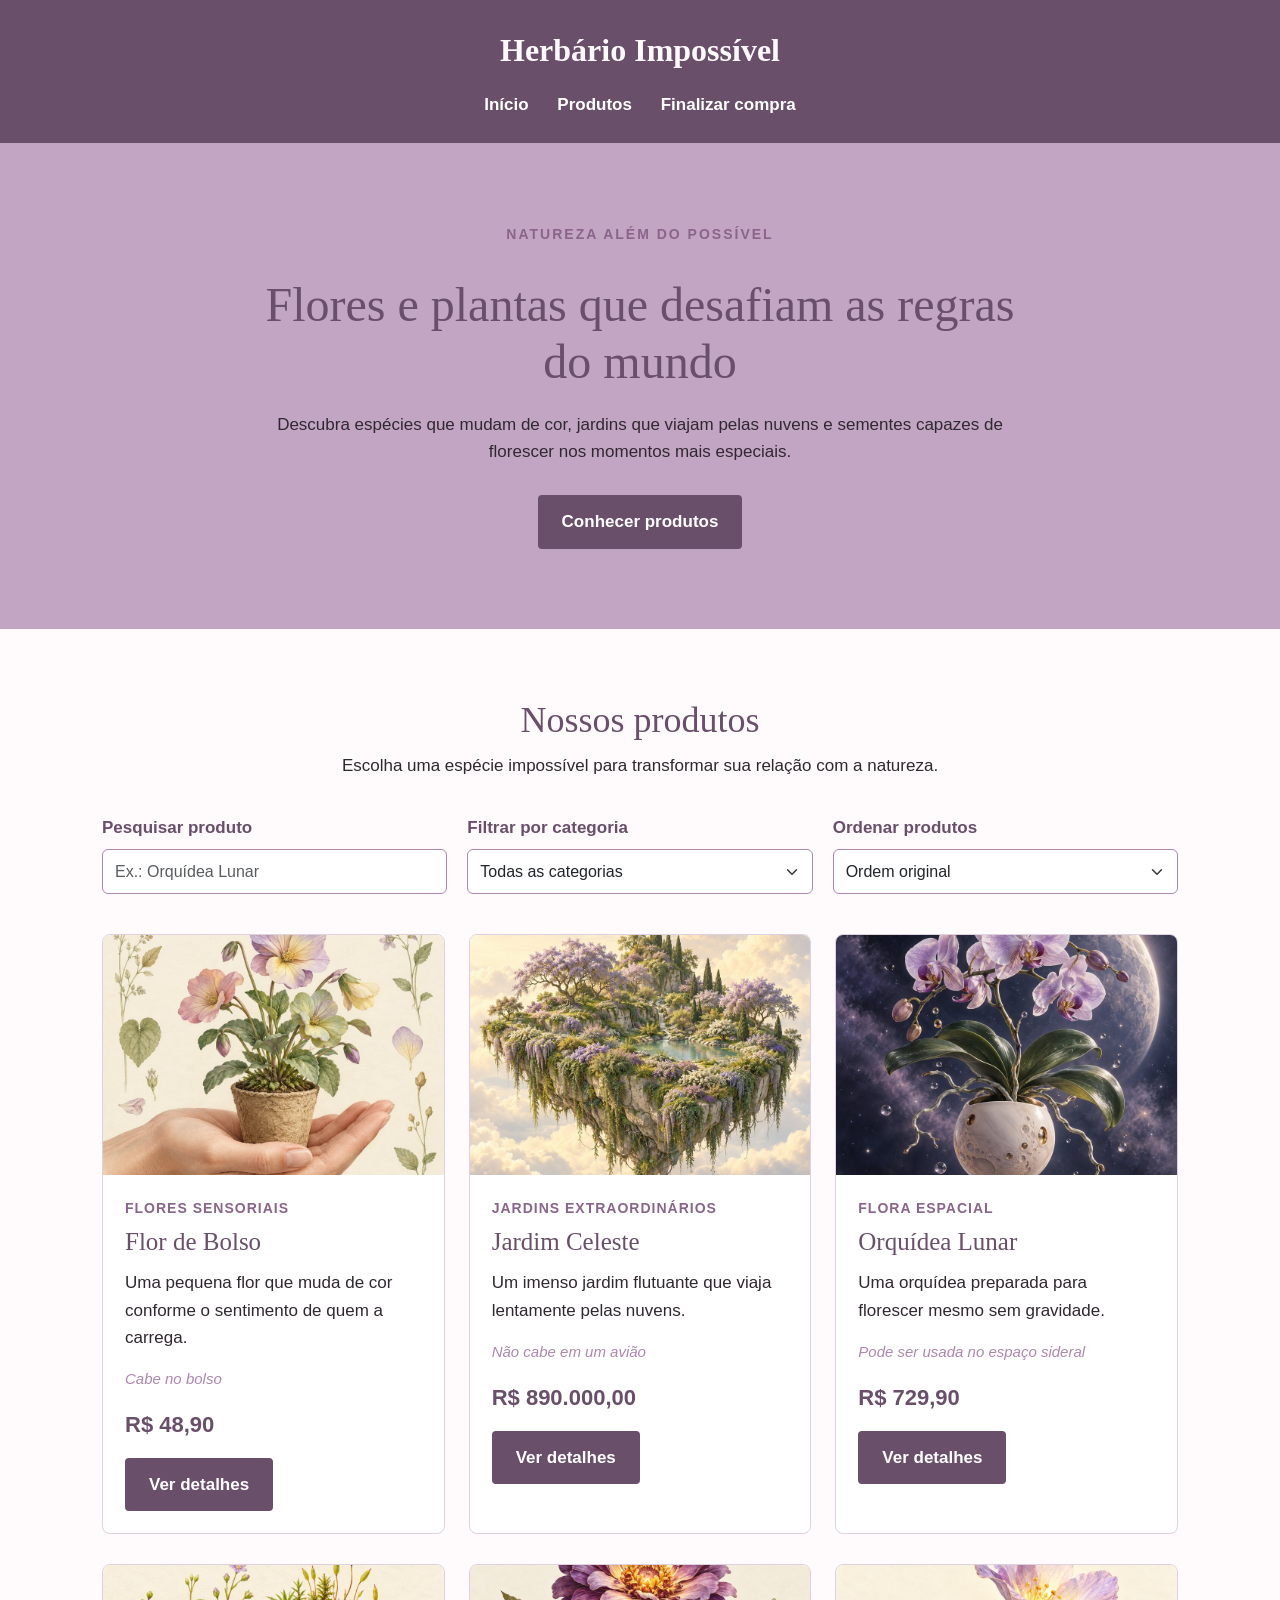
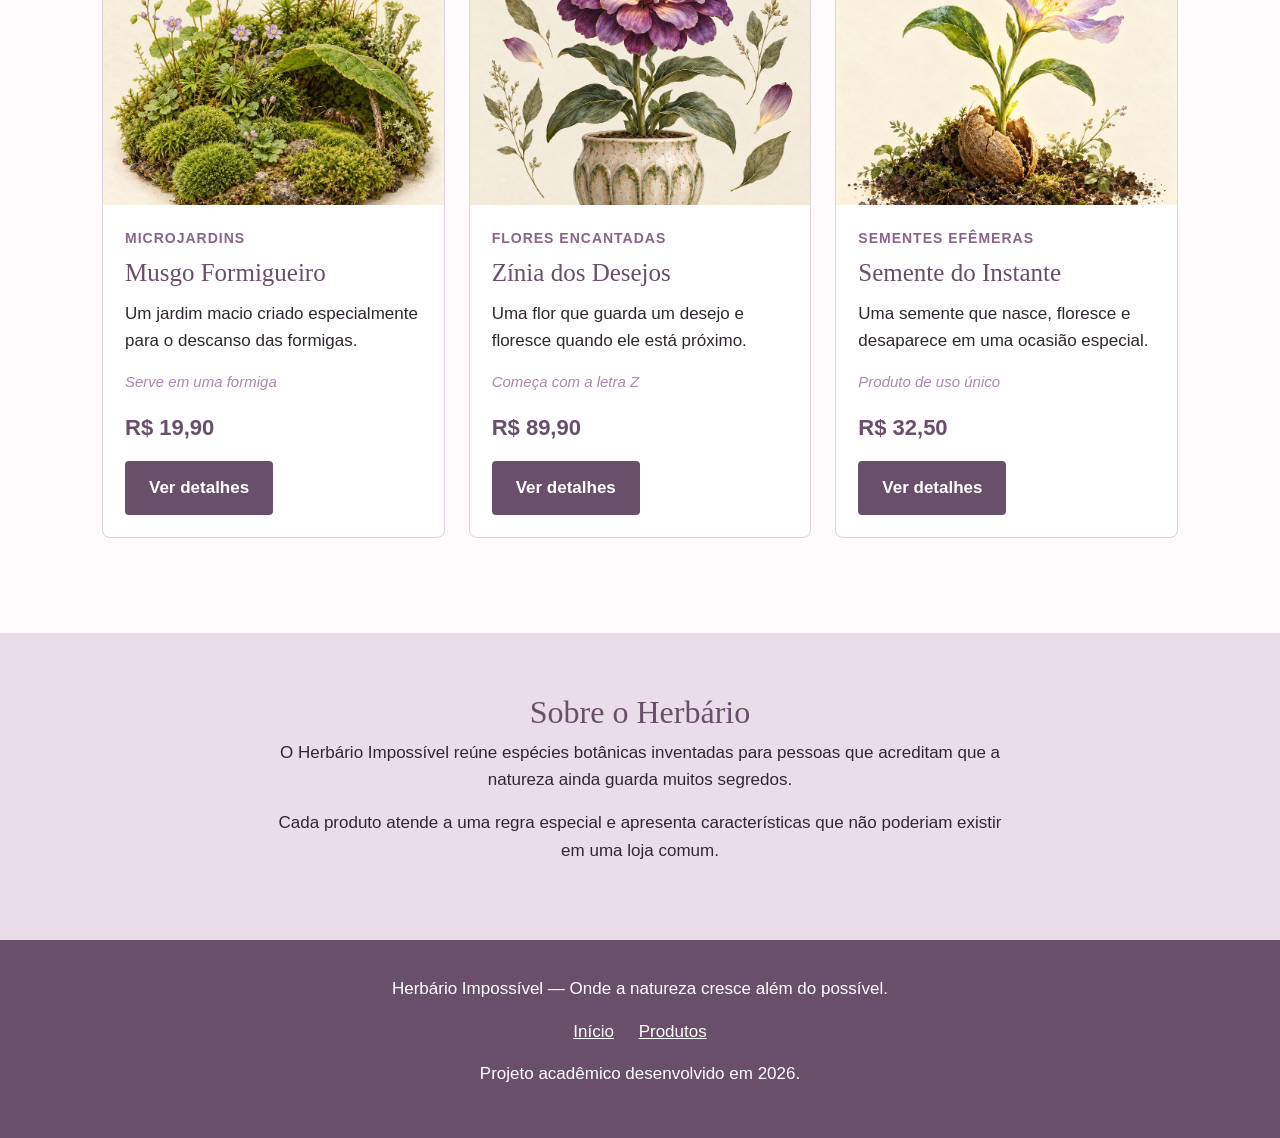
<file: web/index.html>
<!DOCTYPE html>
<html lang="pt-BR">

<head>
  <meta charset="UTF-8">
  <meta name="viewport" content="width=device-width, initial-scale=1.0">
  <meta name="description" content="Conheça flores e plantas encontradas além dos limites da natureza.">
  <meta property="og:title" content="Herbário Impossível">
  <meta property="og:description" content="Uma loja de flores, plantas e jardins que desafiam as regras da natureza.">
  <meta property="og:type" content="website">
  <title>Herbário Impossível | Produtos</title>
  <link href="https://cdn.jsdelivr.net/npm/bootstrap@5.3.3/dist/css/bootstrap.min.css" rel="stylesheet">
  <link rel="stylesheet" href="css/styles.css">
</head>

<body>
  <a class="skip-link" href="#conteudo">Pular para o conteúdo principal</a>

  <header class="cabecalho">
    <div class="container">
      <p class="logo">Herbário Impossível</p>
      <nav>
        <a href="index.html">Início</a>
        <a href="#produtos">Produtos</a>
        <a href="checkout.html">Finalizar compra</a>
      </nav>
    </div>
  </header>

  <main id="conteudo">
    <section class="apresentacao">
      <div class="container">
        <p class="chamada">Natureza além do possível</p>
        <h1>Flores e plantas que desafiam as regras do mundo</h1>
        <p>
          Descubra espécies que mudam de cor, jardins que viajam pelas
          nuvens e sementes capazes de florescer nos momentos mais especiais.
        </p>
        <a class="botao" href="#produtos">Conhecer produtos</a>
      </div>
    </section>

    <section class="produtos" id="produtos">
      <div class="container">
        <div class="titulo">
          <h2>Nossos produtos</h2>
          <p>Escolha uma espécie impossível para transformar sua relação com a natureza.</p>
        </div>

        <div class="filtros">
          <div class="campo">
            <label for="filtroProduto">Pesquisar produto</label>
            <input class="form-control" id="filtroProduto" type="search" placeholder="Ex.: Orquídea Lunar" autocomplete="off">
          </div>

          <div class="campo">
            <label for="filtroCategoria">Filtrar por categoria</label>
            <select class="form-select" id="filtroCategoria">
              <option value="">Todas as categorias</option>
            </select>
          </div>

          <div class="campo">
            <label for="ordenarProdutos">Ordenar produtos</label>
            <select class="form-select" id="ordenarProdutos">
              <option value="">Ordem original</option>
              <option value="nome">Nome</option>
              <option value="menor-preco">Menor preço</option>
              <option value="maior-preco">Maior preço</option>
            </select>
          </div>
        </div>

        <div class="row" id="listaProdutos"></div>

        <p id="mensagemFiltro" role="status" aria-live="polite"></p>
      </div>
    </section>

    <section class="sobre">
      <div class="container">
        <h2>Sobre o Herbário</h2>
        <p>
          O Herbário Impossível reúne espécies botânicas inventadas para
          pessoas que acreditam que a natureza ainda guarda muitos segredos.
        </p>
        <p>
          Cada produto atende a uma regra especial e apresenta características
          que não poderiam existir em uma loja comum.
        </p>
      </div>
    </section>
  </main>

  <footer>
    <div class="container">
      <p>Herbário Impossível — Onde a natureza cresce além do possível.</p>
      <nav>
        <a href="index.html">Início</a>
        <a href="#produtos">Produtos</a>
      </nav>
      <p>Projeto acadêmico desenvolvido em 2026.</p>
    </div>
  </footer>

  <script src="js/produtos.js"></script>
  <script src="js/main.js"></script>
</body>

</html>
</file>
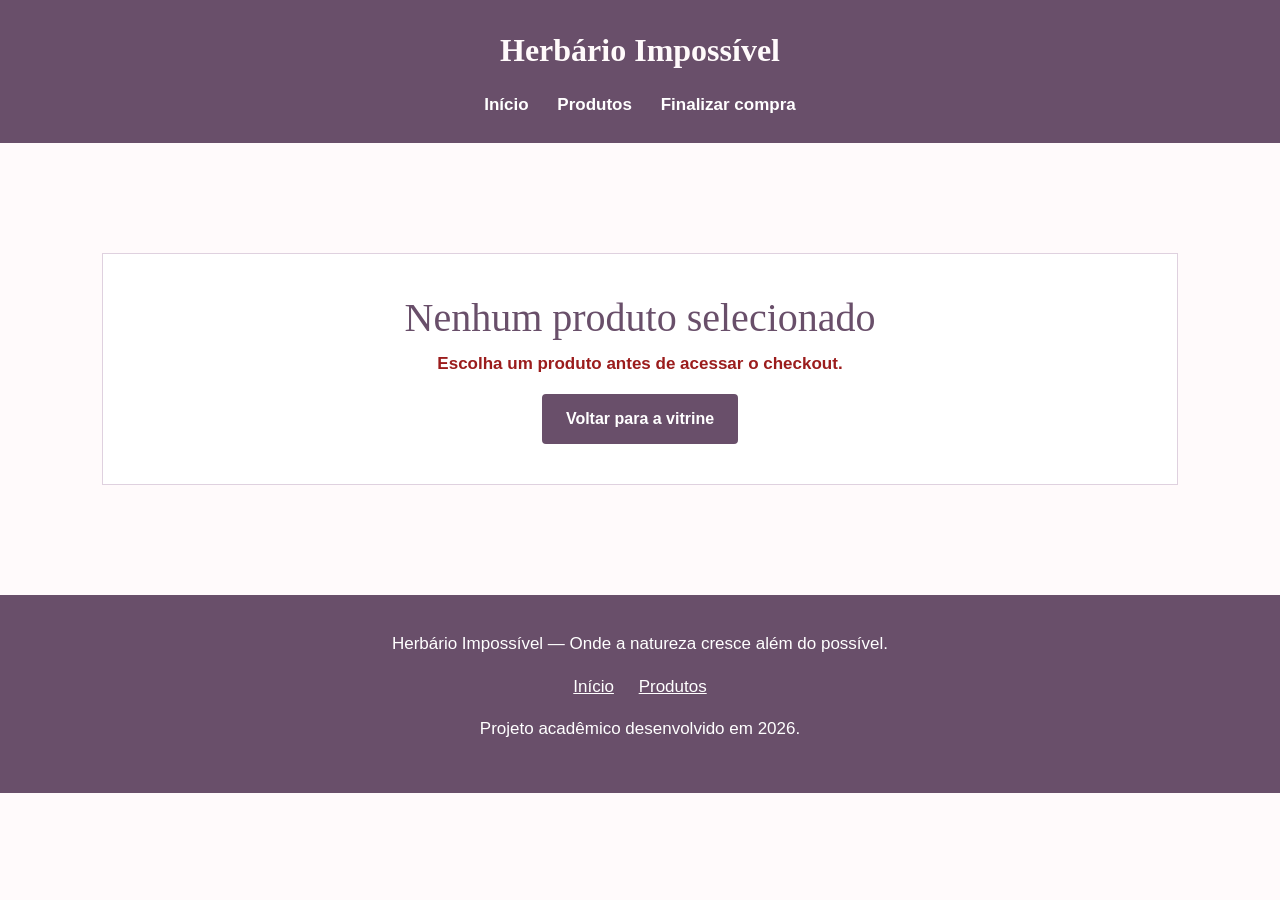
<file: web/checkout.html>
<!DOCTYPE html>
<html lang="pt-BR">

<head>
  <meta charset="UTF-8">
  <meta name="viewport" content="width=device-width, initial-scale=1.0">
  <meta name="description" content="Finalize sua compra no Herbário Impossível.">
  <meta property="og:title" content="Finalizar compra | Herbário Impossível">
  <meta property="og:description" content="Finalize a compra de uma espécie botânica impossível.">
  <meta property="og:type" content="website">
  <title>Finalizar compra | Herbário Impossível</title>
  <link href="https://cdn.jsdelivr.net/npm/bootstrap@5.3.3/dist/css/bootstrap.min.css" rel="stylesheet">
  <link rel="stylesheet" href="css/styles.css">
</head>

<body>
  <a class="skip-link" href="#conteudo">Pular para o conteúdo principal</a>

  <header class="cabecalho">
    <div class="container">
      <p class="logo">Herbário Impossível</p>
      <nav>
        <a href="index.html">Início</a>
        <a href="index.html#produtos">Produtos</a>
        <a href="checkout.html">Finalizar compra</a>
      </nav>
    </div>
  </header>

  <main id="conteudo" class="checkout">
    <div class="container">
      <div id="mensagemCheckout" role="status" aria-live="polite"></div>

      <div class="conteudo-checkout">
        <section class="dados-compra">
          <p class="chamada">Finalização</p>
          <h1>Dados para compra</h1>
          <p>Este formulário é uma simulação e não processa pagamentos reais.</p>

          <form id="checkoutForm" novalidate>
            <fieldset>
              <legend>Dados pessoais</legend>

              <div class="campo-formulario">
                <label for="nome">Nome completo</label>
                <input class="form-control" id="nome" name="nome" type="text" autocomplete="name" required>
                <p class="invalid-feedback">Informe seu nome.</p>
              </div>

              <div class="campo-formulario">
                <label for="telefone">Telefone</label>
                <input class="form-control" id="telefone" name="telefone" type="tel" autocomplete="tel" placeholder="(11) 99999-9999" required>
                <p class="invalid-feedback">Informe seu telefone.</p>
              </div>

              <div class="campo-formulario">
                <label for="email">E-mail</label>
                <input class="form-control" id="email" name="email" type="email" autocomplete="email" required>
                <p class="invalid-feedback">Informe um e-mail válido.</p>
              </div>
            </fieldset>

            <fieldset>
              <legend>Endereço de entrega</legend>
              <p>Digite o CEP para buscar o endereço automaticamente.</p>

              <div class="campo-formulario">
                <label for="cep">CEP</label>

                <div class="campo-cep">
                  <input class="form-control" id="cep" name="cep" type="text" inputmode="numeric" autocomplete="postal-code" placeholder="00000-000" maxlength="9" required>
                  <button class="btn btn-dark" id="buscarCep" type="button">Buscar CEP</button>
                </div>

                <p class="ajuda">Digite os oito números do CEP.</p>
                <p class="invalid-feedback">Informe um CEP válido.</p>
                <p id="cepFeedback" role="status" aria-live="polite"></p>
              </div>

              <div class="campo-formulario">
                <label for="logradouro">Endereço</label>
                <input class="form-control" id="logradouro" name="logradouro" type="text" autocomplete="address-line1" required>
                <p class="invalid-feedback">Informe o endereço.</p>
              </div>

              <div class="campo-formulario">
                <label for="numero">Número</label>
                <input class="form-control" id="numero" name="numero" type="text" required>
                <p class="invalid-feedback">Informe o número.</p>
              </div>

              <div class="campo-formulario">
                <label for="complemento">Complemento (opcional)</label>
                <input class="form-control" id="complemento" name="complemento" type="text" autocomplete="address-line2">
              </div>

              <div class="campo-formulario">
                <label for="bairro">Bairro</label>
                <input class="form-control" id="bairro" name="bairro" type="text" required>
                <p class="invalid-feedback">Informe o bairro.</p>
              </div>

              <div class="campo-formulario">
                <label for="cidade">Cidade</label>
                <input class="form-control" id="cidade" name="cidade" type="text" autocomplete="address-level2" required>
                <p class="invalid-feedback">Informe a cidade.</p>
              </div>

              <div class="campo-formulario">
                <label for="estado">UF</label>
                <input class="form-control" id="estado" name="estado" type="text" maxlength="2" autocomplete="address-level1" required>
                <p class="invalid-feedback">Informe a UF.</p>
              </div>
            </fieldset>

            <fieldset>
              <legend>Pagamento</legend>

              <div class="campo-formulario">
                <label for="pagamento">Forma de pagamento</label>
                <select class="form-select" id="pagamento" name="pagamento" required>
                  <option value="">Selecione...</option>
                  <option value="pix">Pix</option>
                  <option value="credito">Cartão de crédito</option>
                  <option value="boleto">Boleto</option>
                </select>
                <p class="invalid-feedback">Selecione uma forma de pagamento.</p>
              </div>
            </fieldset>

            <div class="confirmacao">
              <input id="termos" name="termos" type="checkbox" required>
              <label for="termos">
                Confirmo que os dados preenchidos são apenas para esta simulação educacional.
              </label>
            </div>

            <button class="btn btn-dark" type="submit">Concluir compra simulada</button>
          </form>
        </section>

        <aside class="resumo-compra">
          <h2>Resumo da compra</h2>

          <p>
            <strong>Produto:</strong>
            <span id="resumoProduto"></span>
          </p>

          <div class="campo-formulario">
            <label for="quantidadeResumo">Quantidade</label>
            <input class="form-control" id="quantidadeResumo" type="number" min="1" max="10">
          </div>

          <p>
            <strong>Preço unitário:</strong>
            <span id="resumoPreco"></span>
          </p>

          <p>
            <strong>Subtotal:</strong>
            <span id="resumoSubtotal"></span>
          </p>

          <p>
            <strong>Frete:</strong>
            <span id="resumoFrete"></span>
          </p>

          <hr>

          <p class="total">
            <strong>Total:</strong>
            <span id="resumoTotal"></span>
          </p>
        </aside>
      </div>
    </div>
  </main>

  <footer>
    <div class="container">
      <p>Herbário Impossível — Onde a natureza cresce além do possível.</p>
      <nav>
        <a href="index.html">Início</a>
        <a href="index.html#produtos">Produtos</a>
      </nav>
      <p>Projeto acadêmico desenvolvido em 2026.</p>
    </div>
  </footer>

  <script src="js/produtos.js"></script>
  <script src="js/checkout.js"></script>
</body>

</html>
</file>
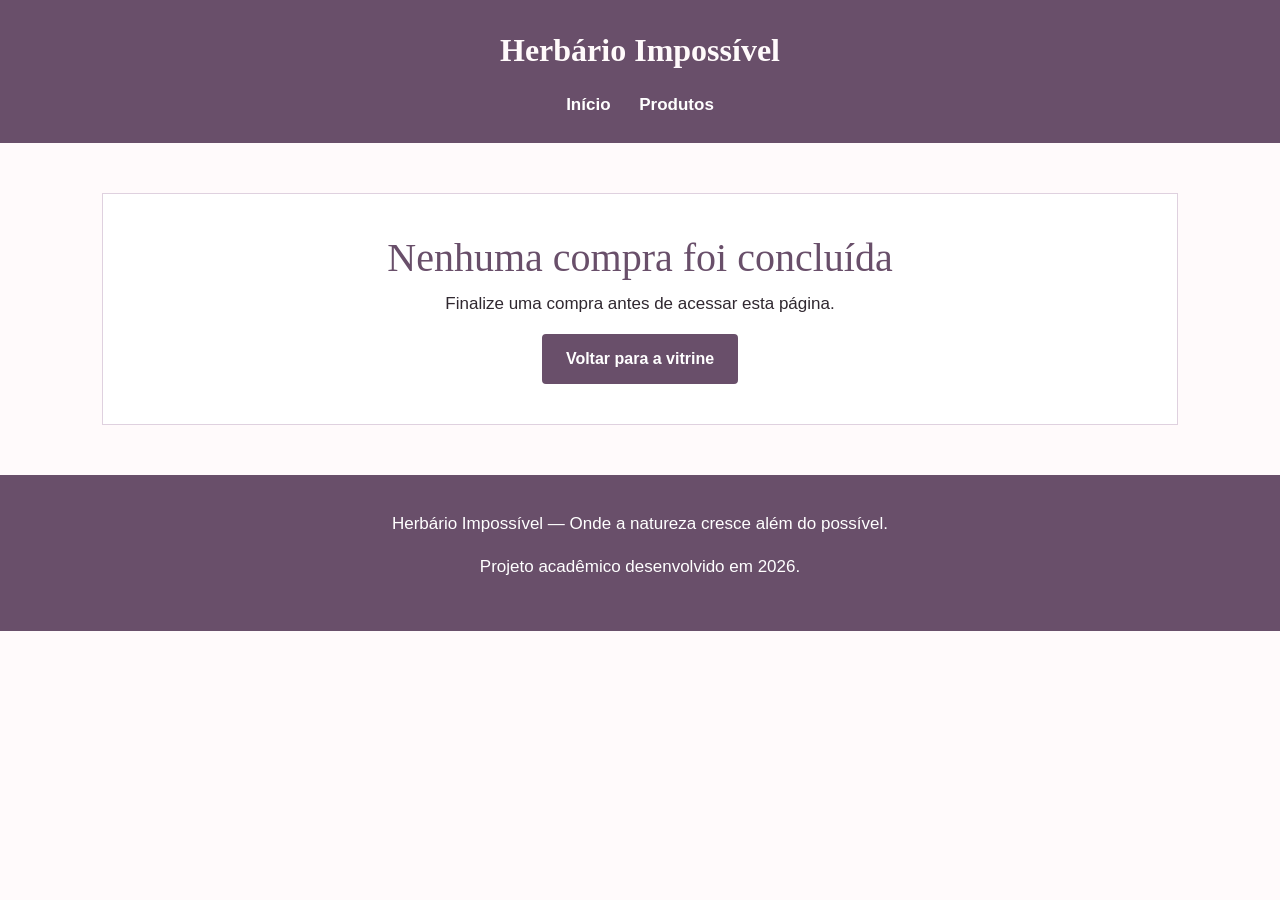
<file: web/sucesso.html>
<!DOCTYPE html>
<html lang="pt-BR">

<head>
  <meta charset="UTF-8">
  <meta name="viewport" content="width=device-width, initial-scale=1.0">
  <meta name="description" content="Confirmação da compra simulada no Herbário Impossível.">
  <meta property="og:title" content="Compra concluída | Herbário Impossível">
  <meta property="og:description" content="Confirmação da compra realizada no Herbário Impossível.">
  <meta property="og:type" content="website">
  <title>Compra concluída | Herbário Impossível</title>
  <link href="https://cdn.jsdelivr.net/npm/bootstrap@5.3.3/dist/css/bootstrap.min.css" rel="stylesheet">
  <link rel="stylesheet" href="css/styles.css">
</head>

<body>
  <a class="skip-link" href="#conteudo">Pular para o conteúdo principal</a>

  <header class="cabecalho">
    <div class="container">
      <p class="logo">Herbário Impossível</p>
      <nav>
        <a href="index.html">Início</a>
        <a href="index.html#produtos">Produtos</a>
      </nav>
    </div>
  </header>

  <main id="conteudo">
    <div class="container">
      <div id="mensagemAcesso" role="status" aria-live="polite"></div>

      <section class="painel-sucesso" id="painelSucesso">
        <div class="icone-sucesso" aria-hidden="true">✓</div>

        <p class="chamada">Pedido simulado concluído</p>

        <h1>Compra concluída com sucesso!</h1>

        <p id="mensagemCliente">
          Seus dados foram validados e sua compra foi concluída.
        </p>

        <div class="dados-pedido">
          <p>
            <strong>Número do pedido:</strong>
            <span id="numeroPedido"></span>
          </p>

          <p>
            <strong>Produto:</strong>
            <span id="pedidoProduto"></span>
          </p>

          <p>
            <strong>Quantidade:</strong>
            <span id="pedidoQuantidade"></span>
          </p>

          <p>
            <strong>Subtotal:</strong>
            <span id="pedidoSubtotal"></span>
          </p>

          <p>
            <strong>Frete:</strong>
            <span id="pedidoFrete"></span>
          </p>

          <p>
            <strong>Forma de pagamento:</strong>
            <span id="pedidoPagamento"></span>
          </p>

          <p class="total">
            <strong>Total:</strong>
            <span id="pedidoTotal"></span>
          </p>
        </div>

        <p>Nenhuma cobrança real foi realizada.</p>

        <a class="botao" href="index.html">Voltar para a loja</a>
      </section>
    </div>
  </main>

  <footer>
    <div class="container">
      <p>Herbário Impossível — Onde a natureza cresce além do possível.</p>
      <p>Projeto acadêmico desenvolvido em 2026.</p>
    </div>
  </footer>

  <script src="js/success.js"></script>
</body>

</html>
</file>
<file: web/css/styles.css>
/* CORES */

:root {
  --verde-escuro: #694f6a;
  --verde: #ad87ae;
  --verde-claro: #eaddea;
  --roxo: #8a658b;
  --lilas: #c2a5c3;
  --creme: #fffafb;
  --amarelo: #d9c3da;
  --branco: #ffffff;
  --texto: #302830;
  --borda: #dfd1df;
}

/* GERAL */

* {
  box-sizing: border-box;
}

html {
  scroll-behavior: smooth;
}

body {
  margin: 0;
  background-color: var(--creme);
  color: var(--texto);
  font-family: Arial, sans-serif;
  font-size: 17px;
  line-height: 1.6;
}

img {
  display: block;
  max-width: 100%;
}

h1,
h2,
h3 {
  color: var(--verde-escuro);
  font-family: Georgia, serif;
}

a {
  color: var(--verde-escuro);
}

.container {
  width: 90%;
  max-width: 1100px;
  margin: auto;
}

/* ACESSIBILIDADE */

.skip-link {
  position: absolute;
  top: -60px;
  left: 20px;
  padding: 10px 16px;
  background-color: var(--verde-escuro);
  color: var(--branco);
  z-index: 1000;
}

.skip-link:focus {
  top: 20px;
}

a:focus-visible,
button:focus-visible,
input:focus-visible,
select:focus-visible {
  outline: 3px solid var(--amarelo);
  outline-offset: 3px;
}

/* CABEÇALHO */

.cabecalho {
  padding: 25px 0;
  background-color: var(--verde-escuro);
  color: var(--branco);
  text-align: center;
}

.logo {
  margin: 0 0 15px;
  color: var(--creme);
  font-family: Georgia, serif;
  font-size: 32px;
  font-weight: bold;
}

.cabecalho nav a {
  margin: 0 12px;
  color: var(--branco);
  font-weight: bold;
  text-decoration: none;
}

.cabecalho nav a:hover {
  color: var(--amarelo);
}

/* APRESENTAÇÃO */

.apresentacao {
  padding: 80px 0;
  background-color: var(--lilas);
  text-align: center;
}

.apresentacao .container {
  max-width: 800px;
}

.apresentacao h1 {
  margin: 10px 0 20px;
  color: var(--verde-escuro);
  font-size: 48px;
}

.apresentacao p {
  margin-bottom: 30px;
}

.chamada {
  color: var(--roxo);
  font-size: 14px;
  font-weight: bold;
  letter-spacing: 2px;
  text-transform: uppercase;
}

/* BOTÕES */

.botao,
.btn-dark {
  display: inline-block;
  padding: 11px 22px;
  border: 2px solid var(--verde-escuro);
  border-radius: 4px;
  background-color: var(--verde-escuro);
  color: var(--branco);
  font-weight: bold;
  text-decoration: none;
}

.botao:hover,
.btn-dark:hover {
  border-color: var(--roxo);
  background-color: var(--roxo);
  color: var(--branco);
}

/* PRODUTOS */

.produtos {
  padding: 70px 0;
}

.titulo {
  margin-bottom: 35px;
  text-align: center;
}

.titulo h2 {
  margin-bottom: 10px;
  font-size: 36px;
}

.filtros {
  display: flex;
  gap: 20px;
  margin-bottom: 40px;
}

.campo {
  width: 33.33%;
}

.campo label {
  display: block;
  margin-bottom: 8px;
  color: var(--verde-escuro);
  font-weight: bold;
}

.form-control,
.form-select {
  min-height: 45px;
  border: 1px solid var(--verde);
}

#listaProdutos {
  row-gap: 30px;
}

.produto-card {
  height: 100%;
  overflow: hidden;
  background-color: var(--branco);
  border: 1px solid var(--borda);
  border-radius: 8px;
}

.produto-card:hover {
  border-color: var(--roxo);
}

.imagem-card {
  width: 100%;
  height: 240px;
  object-fit: cover;
  background-color: var(--verde-claro);
}

.conteudo-card {
  padding: 22px;
}

.conteudo-card h3 {
  margin: 8px 0 12px;
  font-size: 25px;
}

.categoria {
  margin-bottom: 5px;
  color: var(--roxo);
  font-size: 14px;
  font-weight: bold;
  letter-spacing: 1px;
  text-transform: uppercase;
}

.regra {
  color: var(--verde);
  font-size: 15px;
  font-style: italic;
}

.preco {
  color: var(--verde-escuro);
  font-size: 22px;
  font-weight: bold;
}

#mensagemFiltro {
  margin-top: 25px;
  font-weight: bold;
  text-align: center;
}

/* SOBRE */

.sobre {
  padding: 60px 0;
  background-color: var(--verde-claro);
  text-align: center;
}

.sobre .container {
  max-width: 750px;
}

/* PÁGINA DO PRODUTO */

.caminho {
  margin: 30px 0;
}

.caminho a {
  font-weight: bold;
}

.produto {
  padding: 20px 0 60px;
}

.imagem-produto {
  width: 100%;
  height: 500px;
  object-fit: cover;
  background-color: var(--verde-claro);
  border: 1px solid var(--borda);
  border-radius: 8px;
}

.produto h1 {
  margin: 10px 0 20px;
  font-size: 42px;
}

.descricao {
  font-size: 18px;
}

.detalhes {
  margin: 30px 0;
  padding: 25px;
  background-color: var(--branco);
  border: 1px solid var(--borda);
  border-radius: 8px;
}

.detalhes li {
  margin-bottom: 10px;
}

#formProduto {
  max-width: 250px;
}

#formProduto label {
  display: block;
  margin-bottom: 8px;
  font-weight: bold;
}

#formProduto input {
  margin-bottom: 15px;
}

#produtoFeedback {
  color: #9b1c1c;
  font-weight: bold;
}

.produto-inexistente {
  margin: 50px 0;
  padding: 40px;
  background-color: var(--branco);
  border: 1px solid var(--borda);
  text-align: center;
}

/* RODAPÉ */

footer {
  padding: 35px 0;
  background-color: var(--verde-escuro);
  color: var(--branco);
  text-align: center;
}

footer nav {
  margin: 15px 0;
}

footer nav a {
  margin: 0 10px;
  color: var(--branco);
}

footer nav a:hover {
  color: var(--amarelo);
}

/* RESPONSIVIDADE */

@media (max-width: 768px) {
  body {
    font-size: 16px;
  }

  .cabecalho nav a {
    display: block;
    margin: 10px 0;
  }

  .apresentacao {
    padding: 55px 0;
  }

  .apresentacao h1 {
    font-size: 36px;
  }

  .filtros {
    display: block;
  }

  .campo {
    width: 100%;
    margin-bottom: 20px;
  }

  .imagem-produto {
    height: 350px;
    margin-bottom: 30px;
  }

  .produto h1 {
    font-size: 34px;
  }
}

/* CHECKOUT */

.checkout {
  padding: 60px 0;
}

.conteudo-checkout {
  display: flex;
  align-items: flex-start;
  justify-content: space-between;
  gap: 40px;
}

.dados-compra {
  width: 65%;
}

.dados-compra h1 {
  margin-bottom: 10px;
  font-size: 42px;
}

#checkoutForm {
  margin-top: 35px;
}

#checkoutForm fieldset {
  margin-bottom: 35px;
  padding: 25px;
  background-color: var(--branco);
  border: 1px solid var(--borda);
  border-radius: 8px;
}

#checkoutForm legend {
  width: auto;
  padding: 0 10px;
  color: var(--verde-escuro);
  font-family: Georgia, serif;
  font-size: 25px;
  font-weight: bold;
}

.campo-formulario {
  margin-bottom: 20px;
}

.campo-formulario label {
  display: block;
  margin-bottom: 7px;
  color: var(--verde-escuro);
  font-weight: bold;
}

.campo-cep {
  display: flex;
  gap: 10px;
}

.campo-cep input {
  flex: 1;
}

.ajuda {
  margin: 6px 0;
  color: var(--verde);
  font-size: 14px;
}

#cepFeedback {
  margin-top: 8px;
  color: var(--roxo);
  font-weight: bold;
}

.confirmacao {
  display: flex;
  align-items: flex-start;
  gap: 10px;
  margin-bottom: 25px;
}

.confirmacao input {
  width: 18px;
  height: 18px;
  margin-top: 4px;
}

.resumo-compra {
  width: 32%;
  padding: 25px;
  background-color: var(--branco);
  border: 1px solid var(--borda);
  border-top: 5px solid var(--roxo);
  border-radius: 8px;
}

.resumo-compra h2 {
  margin-bottom: 25px;
}

.resumo-compra p {
  display: flex;
  justify-content: space-between;
  gap: 15px;
  padding-bottom: 12px;
  border-bottom: 1px solid var(--borda);
}

.resumo-compra .campo-formulario {
  padding-bottom: 15px;
  border-bottom: 1px solid var(--borda);
}

.resumo-compra input {
  max-width: 100px;
}

.resumo-compra .total {
  color: var(--verde-escuro);
  font-size: 21px;
  border-bottom: 0;
}

#mensagemCheckout {
  margin-bottom: 20px;
  color: #9b1c1c;
  font-weight: bold;
}

button:disabled {
  cursor: not-allowed;
  opacity: 0.6;
}

/* CHECKOUT NO CELULAR */

@media (max-width: 768px) {
  .checkout {
    padding: 40px 0;
  }

  .conteudo-checkout {
    display: block;
  }

  .dados-compra,
  .resumo-compra {
    width: 100%;
  }

  .resumo-compra {
    margin-top: 35px;
  }

  .campo-cep {
    display: block;
  }

  .campo-cep button {
    width: 100%;
    margin-top: 10px;
  }

  .dados-compra h1 {
    font-size: 34px;
  }

  #checkoutForm fieldset {
    padding: 20px;
  }
}
/* COMPRA CONCLUÍDA */

.painel-sucesso {
  max-width: 750px;
  margin: 60px auto;
  padding: 40px;
  background-color: var(--branco);
  border: 1px solid var(--borda);
  border-top: 6px solid var(--verde);
  border-radius: 8px;
  text-align: center;
}

.icone-sucesso {
  display: flex;
  align-items: center;
  justify-content: center;
  width: 75px;
  height: 75px;
  margin: 0 auto 25px;
  background-color: var(--verde-claro);
  color: var(--verde-escuro);
  border-radius: 50%;
  font-size: 35px;
  font-weight: bold;
}

.painel-sucesso h1 {
  margin-bottom: 20px;
  font-size: 40px;
}

.dados-pedido {
  margin: 30px 0;
  padding: 25px;
  background-color: var(--creme);
  border: 1px solid var(--borda);
  text-align: left;
}

.dados-pedido p {
  display: flex;
  justify-content: space-between;
  gap: 20px;
  margin: 0;
  padding: 12px 0;
  border-bottom: 1px solid var(--borda);
}

.dados-pedido p:last-child {
  border-bottom: 0;
}

.dados-pedido .total {
  color: var(--verde-escuro);
  font-size: 21px;
}

#mensagemAcesso {
  margin: 40px 0;
}

/* COMPRA CONCLUÍDA NO CELULAR */

@media (max-width: 768px) {
  .painel-sucesso {
    margin: 35px auto;
    padding: 25px 20px;
  }

  .painel-sucesso h1 {
    font-size: 32px;
  }

  .dados-pedido {
    padding: 18px;
  }

  .dados-pedido p {
    display: block;
  }

  .dados-pedido span {
    display: block;
    margin-top: 5px;
  }
}
</file>
